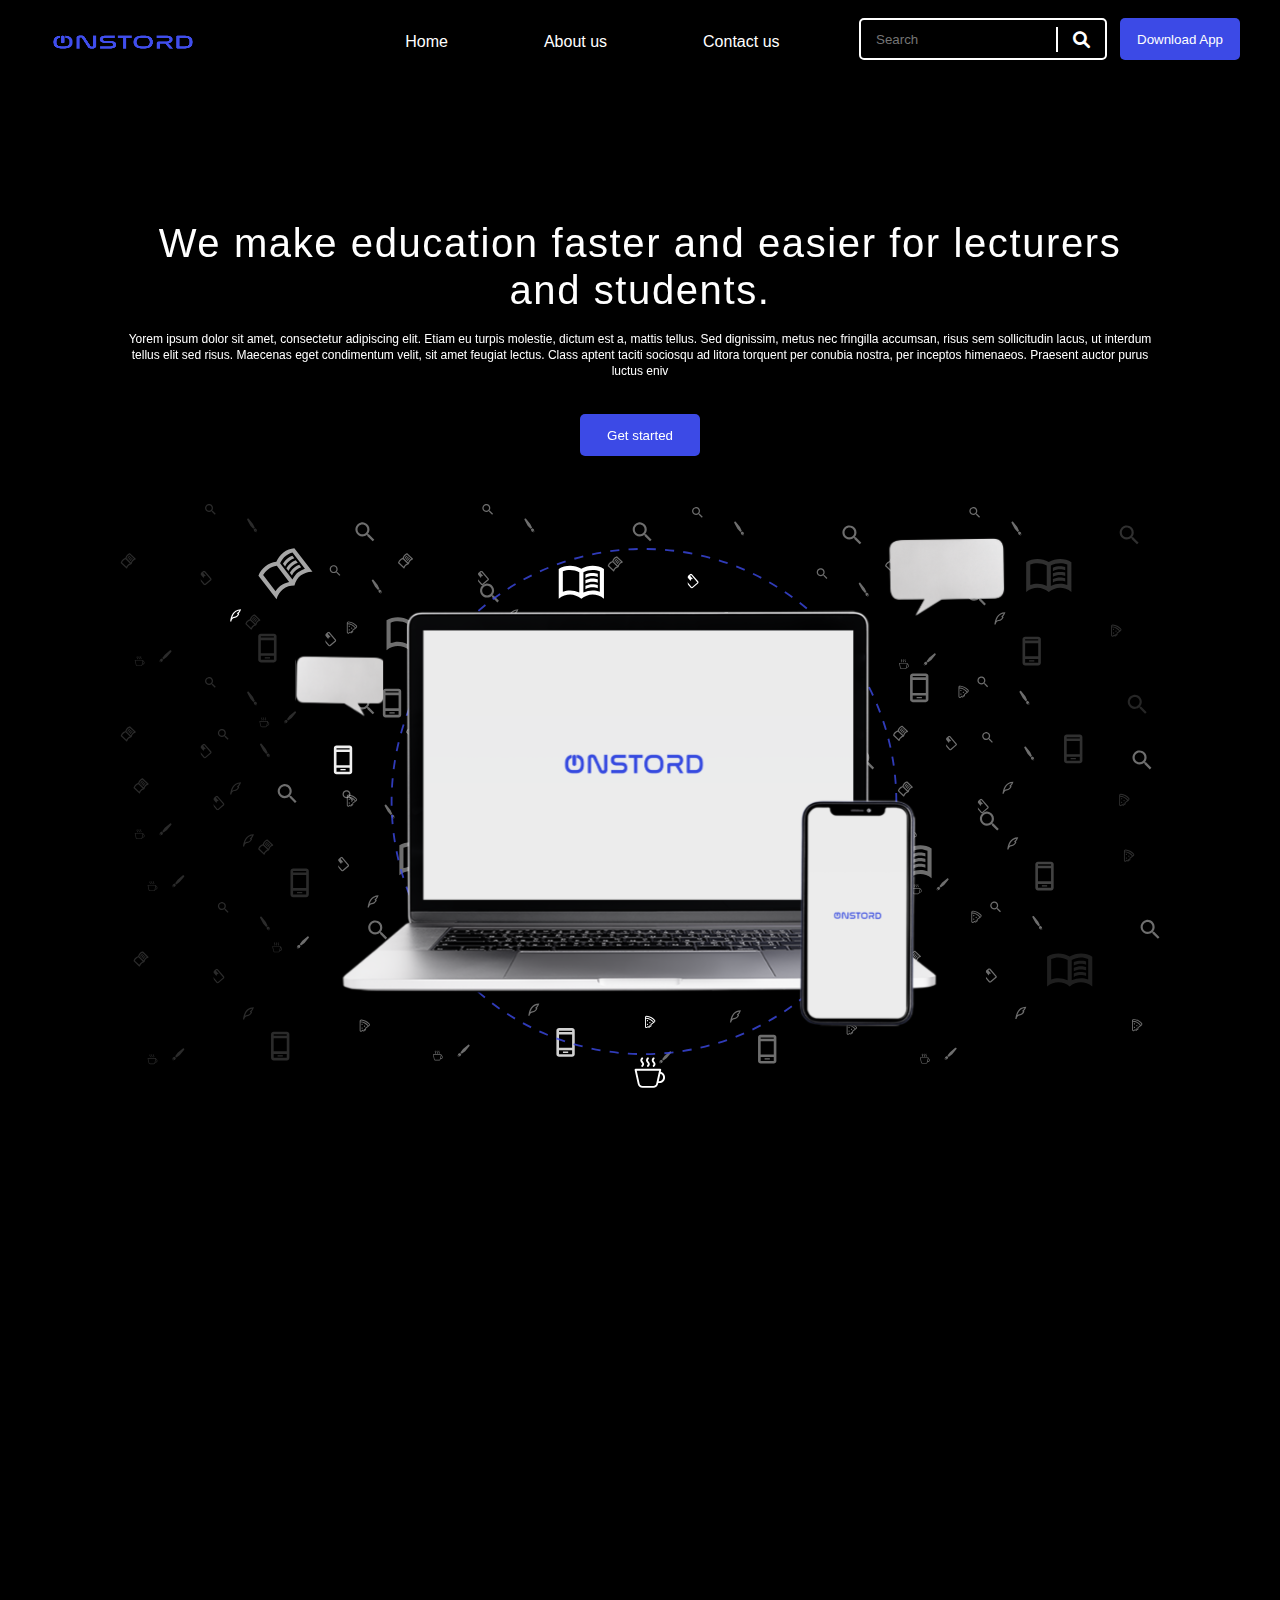
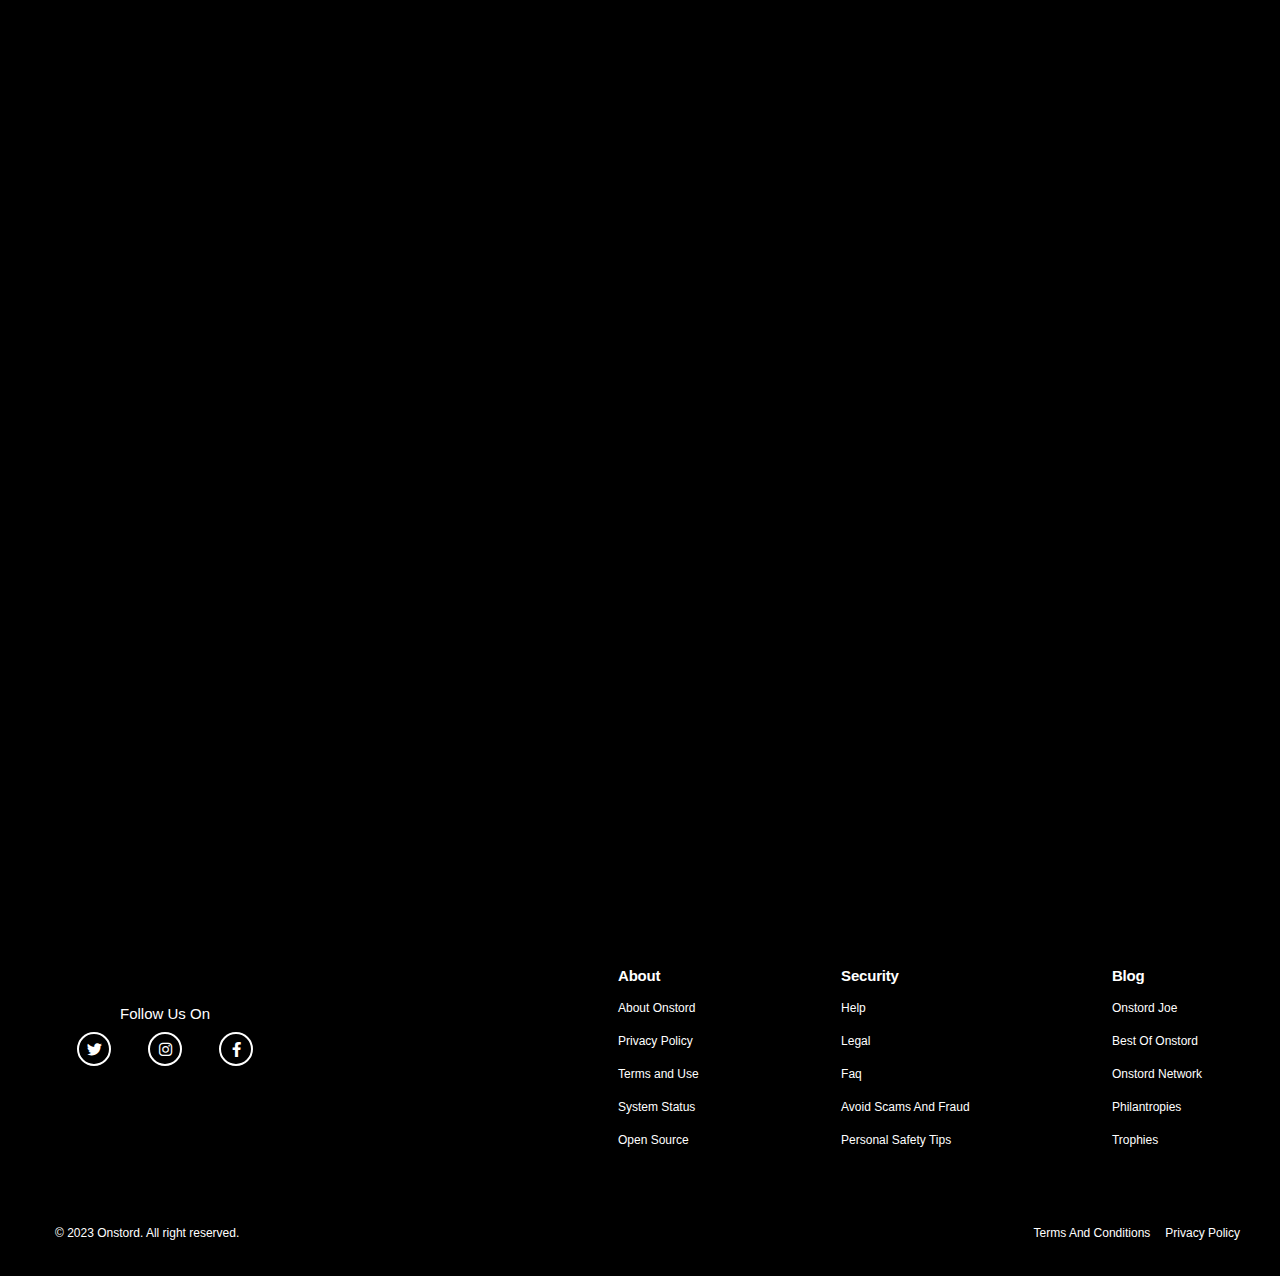
<file: index.html>
<!DOCTYPE html>
<html lang="en">
  <head>
    <meta charset="UTF-8" />
    <meta http-equiv="X-UA-Compatible" content="IE=edge" />
    <meta name="viewport" content="width=device-width, initial-scale=1.0" />
    <title>ONSTORD</title>
    <link rel="stylesheet" href="./bootstrap-5/css/bootstrap-grid.css" />
    <link rel="stylesheet" href="./fontawesome/css/all.css" />
    <link rel="stylesheet" href="default.css" />
    <link rel="stylesheet" href="main.css" />
    <link rel="stylesheet" href="mobile.css" />
  </head>
  <body>
    <!-- header starts here -->
    <header>
<div class="check">

</div>

      <nav class="mobileview">
        <div class="logo-actionbuttons">
          <div class="logomob">
            <img src="./resources/Onstordlogo1.png" alt="" />
          </div>
          <div class="hamburgermenu" onclick="Addclass()">
            <div class="menu"></div></div>
        </div>
        <div class="actionbuttons" onclick="Addclass()">
            <ul>
              <li>
                <a href="Home"></a>
                <span class="desktopitemlink">Home</span>
              </li>
              <li>
                <a href="Home"></a>
                <span class="desktopitemlink">About us</span>
              </li>
              <li>
                <a href="Home"></a>
                <span class="desktopitemlink">Contact us</span>
              </li>
              </ul>
          </div>
      </nav>

      <nav class="desktop">
        <div class="logo">
          <img src="./resources/Onstordlogo1a.png" alt="" />
        </div>
        <div class="desktopitem">
          <ul>
            <li>
              <a href="index.html"
              style="text-decoration: none">
                <span class="desktopitemlink">Home</span>
              </a>
            </li>
            <li>
              <a href="Home"></a>
              <span class="desktopitemlink"
              style="text-decoration: none">About us</span>
            </li>
            <li>
              <a href="Home"></a>
              <span class="desktopitemlink">Contact us</span>
            </li>
          </ul>
        </div>
        <div class="searchdownload">

            <div class="input-group mb-3">
              <input type="text" class="searchtext form-control" placeholder="Search" aria-label="Recipient's username" aria-describedby="basic-addon2">
              <span class="input-group-text searchicon" id="basic-addon2">
                <i class="fa-solid fa-magnifying-glass"></i>
              </span>
            </div>

          <button class="btn">Download App</button>
        </div>
      </nav>
    </header>
    <!-- header ends here -->

    <!-- hero session starts here -->
    <section class="hero every">
      <h4>We make education faster and easier for lecturers and students.</h4>
      <p>
        Yorem ipsum dolor sit amet, consectetur adipiscing elit. Etiam eu turpis
        molestie, dictum est a, mattis tellus. Sed dignissim, metus nec
        fringilla accumsan, risus sem sollicitudin lacus, ut interdum tellus
        elit sed risus. Maecenas eget condimentum velit, sit amet feugiat
        lectus. Class aptent taciti sociosqu ad litora torquent per conubia
        nostra, per inceptos himenaeos. Praesent auctor purus luctus eniv
      </p>
      <button class="btn">
        <a href="signup.html"
        style="color: white; text-decoration: none;" >
          Get started
        </a>
      </button>
      <div class="heroimg every">
        <img src="./resources/heroimg.svg" class="heroimgdesk" alt="" />
        <img src="./resources/heroimgmob.png" class="heroimgmob" alt="">
      </div>
    </section>
    <!-- hero session ends here -->

    <!-- Resources session starts here -->
    <section class="resources everyfoot">
      <h4>
        Creating a better environment to ease and speed up lecturers and student
        communication.
      </h4>

      <h5>Never been this easy</h5>
      <div class="resourcepairs">
        <div class="resourcepairs-info">
          <h3>
            Resources being made <br />
            Available.
          </h3>
          <p>
            Yorem ipsum dolor sit amet, consectetur adipiscing elit. Etiam eu
            turpis molestie, dictum est a, mattis tellus. Sed dignissim,
          </p>
        </div>
        <div class="resourcepairs-info">
          <h3>
            Resources being made <br />
            Available.
          </h3>
          <p>
            Yorem ipsum dolor sit amet, consectetur adipiscing elit. Etiam eu
            turpis molestie, dictum est a, mattis tellus. Sed dignissim,
          </p>
        </div>
        <div class="resourcepairs-info">
          <h3>
            Resources being made <br />
            Available.
          </h3>
          <p>
            Yorem ipsum dolor sit amet, consectetur adipiscing elit. Etiam eu
            turpis molestie, dictum est a, mattis tellus. Sed dignissim,
          </p>
        </div>
      </div>

      <h6>Click the button below to find out more about us.</h6>
      <button class="btn">More</button>
    </section>
    <!-- Resources session ends here -->

    <!-- Testimony section starts here -->
    <section class="ts every">
        <div class="ts-first">
            <h6>Testimonies</h6>
            <p>Yorem ipsum dolor sit amet, consectetur adipiscing elit. Etiam eu turpis molestie, dictum est a, mattis tellus. Sed dignissim, metus nec fringilla accumsan, risus sem sollicitudin lacus, ut interdum tellus 
            </p>
        </div>

        <div class="ts-slider-container">
            <div class="prev">
                <a class="prev dropdownarrow1" onclick="plusSlides(-1)"> <i class="fa-solid fa-chevron-left"></i> </a>
            </div>
            <div class="mySlides fade">
                <div class="footer-second-img-slider">
                        <div class="imgts-img">
                            <img src="./resources/girly1.svg" alt="">
                        </div>
                        <div class="imgts-statement">
                            <p>Yorem ipsum dolor sit amet, consectetur adipiscing elit. Etiam eu turpis molestie, dictum est a, mattis tellus. Sed dignissim, metus nec fringilla accumsan, risus sem sollicitudin lacus, ut interdum tellus elit sed risus. Maecenas eget ad litora to
                            </p>

                            <h6>Joanna Michaels</h6>
                        </div>
                </div>
            </div>
            <div class="mySlides fade">
                <div class="footer-second-img-slider">
                        <div class="imgts-img">
                            <img src="./resources/Onstordlogo2.png" alt="">
                        </div>
                        <div class="imgts-statement">
                            <p>Yorem ipsum dolor sit amet, consectetur adipiscing elit. Etiam eu turpis molestie, dictum est a, mattis tellus. Sed dignissim, metus nec fringilla accumsan, risus sem sollicitudin lacus, ut interdum tellus elit sed risus. Maecenas eget ad litora to
                            </p>

                            <h6>Joanna Michaels</h6>
                        </div>
                </div>
            </div>

            <div class="next">
                <a class="next dropdownarrow1" onclick="plusSlides(1)"> <i class="fa-solid fa-chevron-right"></i> </a>
            </div>
        </div>
    </section>
    <!-- Testimony section ends here -->

    <!-- performance mockup starts here -->
    <section class="pm every">
      <div class="ps">
        <h3>Perform More Functions With Onstord App.</h3>
        <div class="psapps">
          <div class="appstores">
            <div class="appicon">
              <i class="fa-brands fa-app-store-ios"></i>
            </div>
            <div class="appinfo">
              <p>Download On The</p>
              <h6>App Store</h6>
            </div>
          </div>
          <div class="appstores">
            <div class="appicon">
              <i class="fa-brands fa-google-play"></i>
            </div>
            <div class="appinfo">
              <p>Get It On</p>
              <h6>Google Play</h6>
            </div>
          </div>
        </div>
      </div>
      <div class="pmm">
        <img src="./resources/MockUp4.png" alt="" />
      </div>
    </section>
    <!-- performance mockup ends here -->

    <!-- Journey session starts here -->
    <section class="journey every">
      <h3>Begin Your Journey With Onstord Today</h3>
      <h6>We’re Always At Your Service</h6>
      <div class="jb">
        <button class="btn">
          <a href="signup.html"
          style="color: white; text-decoration: none;"> Get Started</a>
        </button>
        <button class="btn2">Download App</button>
      </div>
    </section>

    <!-- Journey session ends here -->

    <!-- footer session starts here -->
    <footer class="">
      <div class="footer_final">
        <div class="ff1">
          <h6>Follow Us On</h6>
          <div class="footer_icons-holder">
            <span class="footer-icons">
              <a href="https://www.twitter.com/samoge_visuals" target="blank">
                <i class="fa-brands fa-twitter"></i>
              </a>
            </span>

            <span class="footer-icons">
              <a href="https://www.linkedin.com/in/samoge" target="blank">
                <i class="fa-brands fa-instagram"></i>
              </a>
            </span>

            <span class="footer-icons">
              <a href="https://www.twitter.com/samoge_visuals" target="blank">
                <i class="fa-brands fa-facebook-f"></i>
              </a>
            </span>
          </div>
        </div>

        <div class="logo2">
          <img src="./resources/Onstordlogo1a.png" alt="">
        </div>

        <div class="footer_final-catalog">
          <div class="catalog">
            <h6>About</h6>
            <p>About Onstord</p>
            <p>Privacy Policy</p>
            <p>Terms and Use</p>
            <p>System Status</p>
            <p>Open Source</p>
          </div>
          <div class="catalog">
            <h6>Security</h6>
            <p>Help</p>
            <p>Legal</p>
            <p>Faq</p>
            <p>Avoid Scams And Fraud</p>
            <p>Personal Safety Tips</p>
          </div>
          <div class="catalog">
            <h6>Blog</h6>
            <p>Onstord Joe</p>
            <p>Best Of Onstord</p>
            <p>Onstord Network</p>
            <p>Philantropies</p>
            <p>Trophies</p>
          </div>
        </div>
      </div>

      <div class="copyritepol">
        <div class="copyright">
          <p>© 2023 Onstord. All right reserved.</p>
        </div>
        <div class="copypol">
          <ul>
            <li>Terms And Conditions</li>
            <li>Privacy Policy</li>
          </ul>
        </div>
      </div>
    </footer>

    <!-- footer session ends here -->
    <!-- hero session starts here -->
    <!-- hero session ends here -->
    <!-- hero session starts here -->
    <!-- hero session ends here -->

    <script src="scrollreveal.js"></script>
    <script src="main.js"></script>
  </body>
</html>
</file>
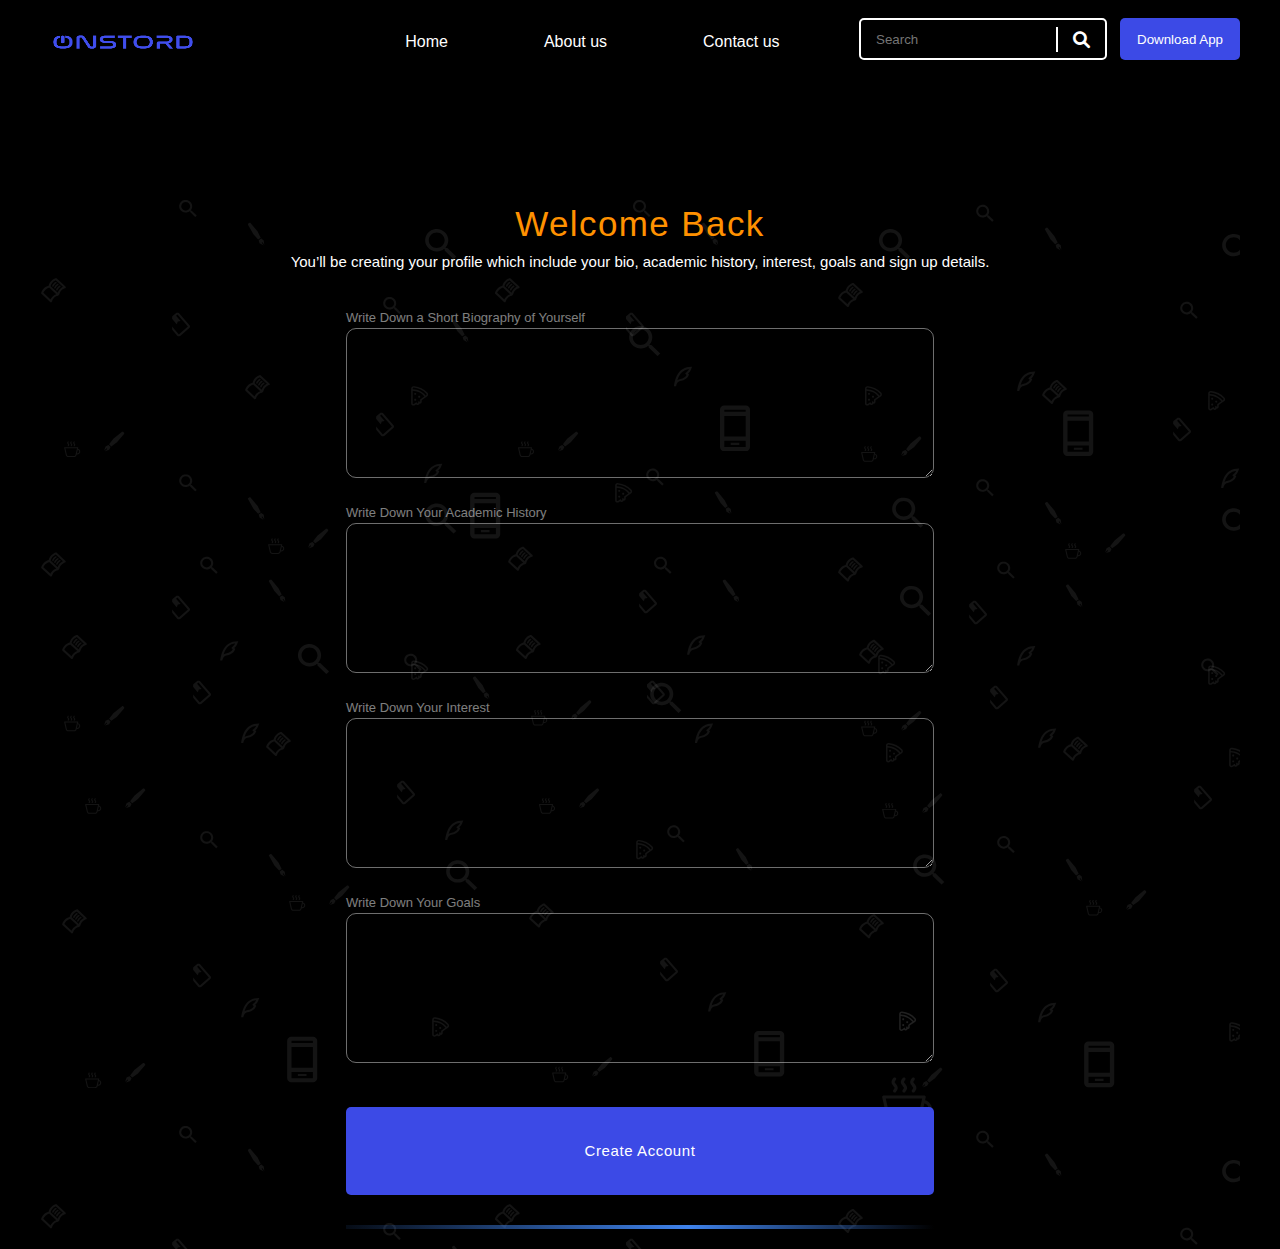
<file: academicdetails.html>
<!DOCTYPE html>
<html lang="en">
<head>
    <meta charset="UTF-8">
    <meta http-equiv="X-UA-Compatible" content="IE=edge">
    <meta name="viewport" content="width=device-width, initial-scale=1.0">
    <title>Onstord | AcademicDetails</title>
    <link rel="stylesheet" href="./bootstrap-5/css/bootstrap-grid.css" />
    <link rel="stylesheet" href="./fontawesome/css/all.css" />
    <link rel="stylesheet" href="default.css" />
    <link rel="stylesheet" href="main.css" />
    <link rel="stylesheet" href="mobile.css" />
</head>
<body>

    <!-- header starts here -->
    <header>
        <div class="check"></div>
  
        <nav class="mobileview">
          <div class="logo-actionbuttons">
            <div class="logomob">
              <img src="./resources/Onstordlogo1.png" alt="" />
            </div>
            <div class="hamburgermenu" onclick="Addclass()">
              <div class="menu"></div>
            </div>
          </div>
          <div class="actionbuttons" onclick="Addclass()">
            <ul>
              <li>
                <a
                  href="index.html"
                  class="desktopitemlink"
                  style="text-decoration: none"
                  >Home
                  </a>
              </li>
              <li>
                <a
                  href="servicepage.html"
                  class="desktopitemlink"
                  style="text-decoration: none"
                  >About us</a
                >
              </li>
              <li>
                <a
                  href="gallerypage.html"
                  class="desktopitemlink"
                  style="text-decoration: none"
                >
                  <span class="thegallery">Contact us</span>
                </a>
              </li>
            </ul>
  
  
          </div>
        </nav>
  
        <nav class="desktop">
          <div class="logo">
            <img src="./resources/Onstordlogo1a.png" alt="" />
          </div>
          <div class="desktopitem">
            <ul>
              <li>
                <a href="index.html"
                style="text-decoration: none">
                  <span class="desktopitemlink">Home</span>
                </a>
              </li>
              <li>
                <a href="Home"
                style="text-decoration:none">
  
                  <span class="desktopitemlink">About us</span>
                </a>
              </li>
              <li>
                <a href="Home"></a>
                <span class="desktopitemlink">Contact us</span>
              </li>
            </ul>
          </div>
          <div class="searchdownload">
            <div class="input-group mb-3">
              <input
                type="text"
                class="searchtext form-control"
                placeholder="Search"
                aria-label="Recipient's username"
                aria-describedby="basic-addon2"
              />
              <span class="input-group-text searchicon" id="basic-addon2">
                <i class="fa-solid fa-magnifying-glass"></i>
              </span>
            </div>
  
            <button class="btn">Download App</button>
          </div>
        </nav>
      </header>
      <!-- header ends here -->

       <!-- welcomeform starts here -->
    <section class="welcome">
        <h3>Welcome Back</h3>
        <p>You’ll be creating your profile which include your bio, academic history, interest, goals and sign up details.</p>
  
  <div class="inputs">
    <div class="welcomeinputnames">
      <p>Write Down a Short Biography of Yourself</p>
<textarea name="" id="" cols="30" rows="10"></textarea>
    </div>
    <div class="welcomeinputnames">
      <p>Write Down Your Academic History</p>
<textarea name="" id="" cols="30" rows="10"></textarea>
    </div>
    <div class="welcomeinputnames">
      <p>Write Down Your Interest</p>
<textarea name="" id="" cols="30" rows="10"></textarea>
    </div>
    <div class="welcomeinputnames">
      <p>Write Down Your Goals</p>
<textarea name="" id="" cols="30" rows="10"></textarea>
    </div>
    

  
    <button type="submit">Create Account</button>
  
   <div class="dashline"></div>
    
  </div>
  
      </section>
  
      <!-- welcomeform ends here -->
      <script src="scrollreveal.js"></script>
      <script src="main.js"></script> 
</body>
</html>
</file>
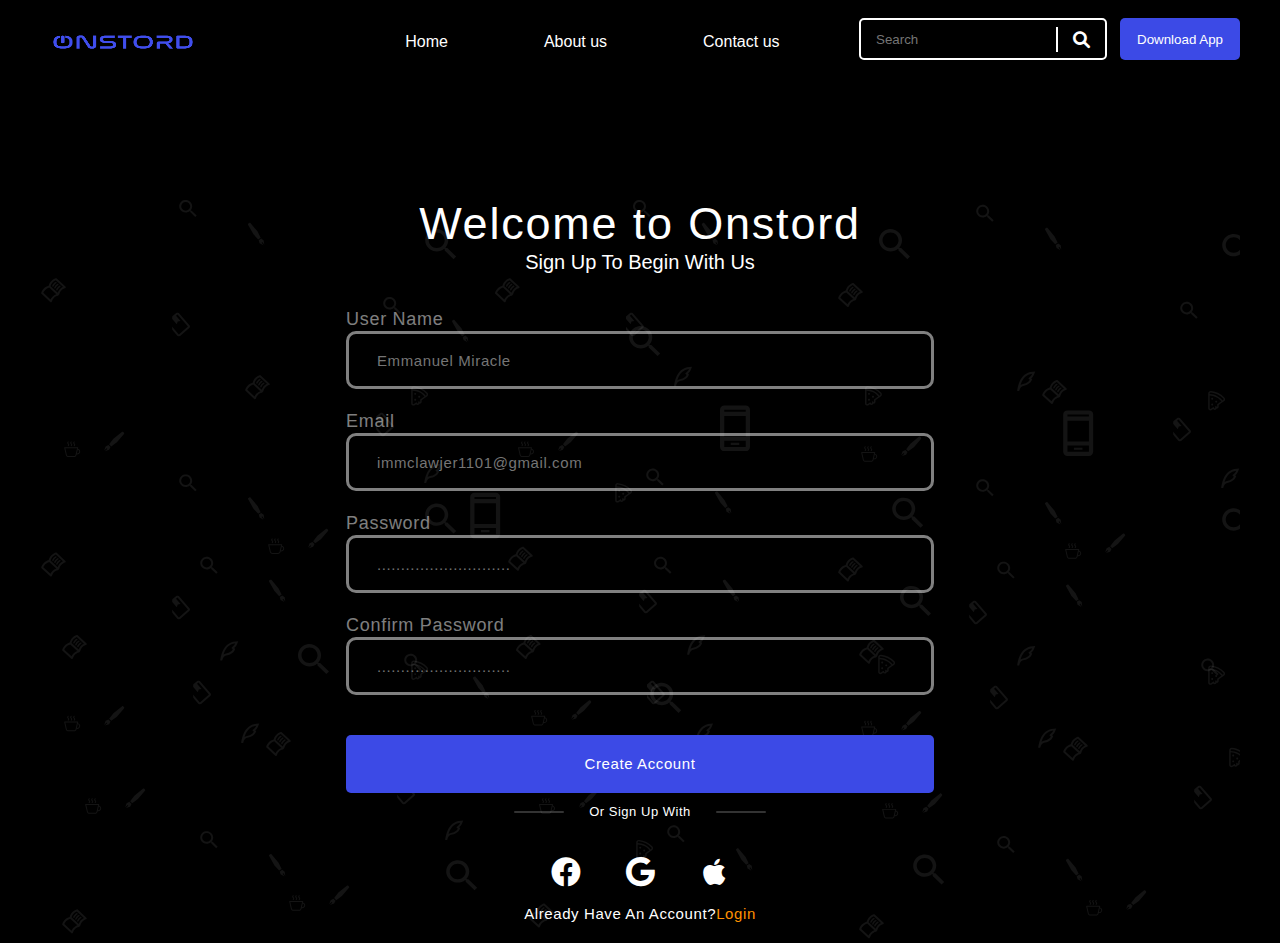
<file: signup.html>
<!DOCTYPE html>
<html lang="en">
  <head>
    <meta charset="UTF-8" />
    <meta http-equiv="X-UA-Compatible" content="IE=edge" />
    <meta name="viewport" content="width=device-width, initial-scale=1.0" />
    <title>Onstord | Signup</title>
    <link rel="stylesheet" href="./bootstrap-5/css/bootstrap-grid.css" />
    <link rel="stylesheet" href="./fontawesome/css/all.css" />
    <link rel="stylesheet" href="default.css" />
    <link rel="stylesheet" href="main.css" />
    <link rel="stylesheet" href="mobile.css" />
  </head>
  <body>
    <!-- header starts here -->
    <header>
      <div class="check"></div>

      <nav class="mobileview">
        <div class="logo-actionbuttons">
          <div class="logomob">
            <img src="./resources/Onstordlogo1.png" alt="" />
          </div>
          <div class="hamburgermenu" onclick="Addclass()">
            <div class="menu"></div>
          </div>
        </div>
        <div class="actionbuttons" onclick="Addclass()">
          <ul>
            <li>
              <a
                href="index.html"
                class="desktopitemlink"
                style="text-decoration: none"
                >Home
                </a>
            </li>
            <li>
              <a
                href="servicepage.html"
                class="desktopitemlink"
                style="text-decoration: none"
                >About us</a
              >
            </li>
            <li>
              <a
                href="gallerypage.html"
                class="desktopitemlink"
                style="text-decoration: none"
              >
                <span class="thegallery">Contact us</span>
              </a>
            </li>
          </ul>


        </div>
      </nav>

      <nav class="desktop">
        <div class="logo">
          <img src="./resources/Onstordlogo1a.png" alt="" />
        </div>
        <div class="desktopitem">
          <ul>
            <li>
              <a href="index.html"
              style="text-decoration: none">
                <span class="desktopitemlink">Home</span>
              </a>
            </li>
            <li>
              <a href="Home"
              style="text-decoration:none">

                <span class="desktopitemlink">About us</span>
              </a>
            </li>
            <li>
              <a href="Home"></a>
              <span class="desktopitemlink">Contact us</span>
            </li>
          </ul>
        </div>
        <div class="searchdownload">
          <div class="input-group mb-3">
            <input
              type="text"
              class="searchtext form-control"
              placeholder="Search"
              aria-label="Recipient's username"
              aria-describedby="basic-addon2"
            />
            <span class="input-group-text searchicon" id="basic-addon2">
              <i class="fa-solid fa-magnifying-glass"></i>
            </span>
          </div>

          <button class="btn">Download App</button>
        </div>
      </nav>
    </header>
    <!-- header ends here -->

    <!-- signupform starts here -->
    <section class="signupform">
      <h3>Welcome to Onstord</h3>
      <p>Sign Up To Begin With Us</p>

<div class="inputs">
  <div class="inputnames">
    <p>User Name</p>
    <input type="text" name="" id="" placeholder="Emmanuel Miracle">
  </div>
  <div class="inputnames">
    <p>Email</p>
    <input type="text" name="" id="" placeholder="immclawjer1101@gmail.com">
  </div>
  <div class="inputnames">
    <p>Password</p>
    <input type="text" name="" id="" placeholder="............................">
  </div>
  <div class="inputnames">
    <p>Confirm Password</p>
    <input type="text" name="" id="" placeholder="............................">
  </div>

  <button type="submit">Create Account</button>

  <div class="signupwith">
    <div class="lines"></div>
    <p>Or Sign Up With</p>
    <div class="lines"></div>
  </div>

  <div class="socialmedia">
    <span class="signup-icons">
      <a href="https://www.twitter.com/samoge_visuals" target="blank">
        <i class="fa-brands fa-facebook"></i>
      </a>
    </span>

    <span class="signup-icons">
      <a href="https://www.twitter.com/samoge_visuals" target="blank">
        <i class="fa-brands fa-google"></i>
      </a>
    </span>

    <span class="signup-icons">
      <a href="https://www.twitter.com/samoge_visuals" target="blank">
        <i class="fa-brands fa-apple"></i>
      </a>
    </span>
  </div>
  <div class="alreadylogin">
    <p>Already Have An Account? <br/>
      <a href="
      academicdetails.html"
      style="text-decoration: none">
      <span class="login">Login</span> 
    </a>
    </p>
  </div>
  
</div>

    </section>

    <!-- signupform ends here -->
    <script src="scrollreveal.js"></script>
    <script src="main.js"></script>
  </body>
</html>
</file>
<file: default.css>
:root {
    --c1: #450d6b;
    --c2: #340355;
    --main-color: #450d6b;
    --main-color-yellow: rgba(255, 145, 0, 1);
    ;
    --main-color-blue: rgba(60, 74, 230, 1);
    ;
    --main-color-back: rgba(229, 191, 246, 0.2);
    --text-color: #777;
    --gray-color: rgba(119, 119, 119, 0.2);
    --light-text-color: rgba(119, 119, 119, 0.1);
    --white-color: #fff;
    --black-color: #000;
    --gradient: linear-gradient(to right, rgba(155, 118, 149, 0.8), rgba(208, 159, 241, 0.3));
    --main-gradient: linear-gradient(to right, rgba(248, 244, 248,5), rgba(92, 39, 128, 0.8));
    --gray-gradient: linear-gradient(to right, rgba(255, 255, 255, 0.9), rgba(226, 140, 248, 0.4));
 --blues: linear-gradient(90deg, rgba(63, 130, 235, 0) -5.75%, #3F82EB 58.14%, rgba(63, 130, 235, 0) 100%);
}

/* animations */
@keyframes ripple {
    0% {
        box-shadow: 0 0 0 0 #450d6b, 0 0 0 0 #450d6b;
    }

    80% {
        box-shadow: 0 0 0 20px rgba(0, 0, 0, 0), 0 0 0 40px rgba(0, 0, 0, 0);
    }

    100% {
        box-shadow: 0 0 0 20 #450d6b, 0 0 0 40 #450d6b;
    }
}

@keyframes bouncingbutton {
 0%{
    transform: translateY(0);
 } 
 
 100%{
    transform: translateY(-10px);
 }
}
</file>
<file: main.css>
* {
  margin: 0;
  padding: 0;
  box-sizing: border-box;
  scroll-behavior: smooth;
}

@font-face {
  font-family: "custom-inter";
  src: url("./font/Inter/Inter-VariableFont_slnt\,wght.ttf") format("truetype");
}
html {
  scroll-behavior: smooth;
}

body {
  /* font-family: 'Lato', sans-serif; */
  background: var(--black-color);
  /* background: white; */
  /* height: 1500px; */
  font-family: "DM Sans";
  font-family: "custom-Lato", sans-serif;
  padding: 0 40px;
}

/* reusables starts here */
img {
  height: 100%;
  width: 100%;
}

.btn {
  height: 42px;
  width: 120px;
  border-radius: 5px;
  background: var(--main-color-blue);
  border: none;
  color: var(--white-color);
}

.btn:hover {
  cursor: pointer;
}

.btn2 {
  height: 42px;
  width: 120px;
  border-radius: 5px;
  background: none;
  border: 2px solid var(--main-color-blue);
  color: var(--white-color);
}

.btn2:hover {
  cursor: pointer;
  background: var(--main-color-blue);
}

/* reusables ends here */
/* header starts here */

/* desktop starts here*/
.mobileview {
  display: none;
}

.desktop {
  transform: translateY(-58px);
  height: auto;
  width: 100%;
  border-radius: 0px;
  /* border: 2px solid orange; */
  display: flex;
  justify-content: space-between;
  align-items: center;
}

.logo {
  transform: translateX(-60px);
  left: 5px;
  width: 300px;
  height: 200px;
  /* border: 2px solid white; */
  display: flex;

  /* border-radius: 0px; */
}

.desktopitem {
  /* border: 2px solid green; */
  width: 560px;
  /* margin: 0 71px; */
  display: flex;
  justify-content: space-evenly;
  align-items: center;
}

.desktopitem ul {
  /* text-decoration: none; */
  display: flex;
  align-items: center;
  justify-content: space-between;
  list-style: none;

  padding: 3px 0;
}

.desktopitem li {
  margin: 0 40px;
  padding: 4px 8px;
  /* border: 2px solid white; */
  display: block;
}

.desktopitem li:hover {
  cursor: pointer;
  color: var(--main-color-yellow);
}

.desktopitemlink {
  color: var(--white-color);
}

.desktopitemlink:hover {
  color: var(--main-color-yellow);
}

.searchdownload {
  /* border: 2px solid orange; */
  padding: 20px 0 10px 0;
  width: 400px;
  /* height: 90px; */
  display: flex;
  justify-content: space-between;
  /* align-items: center; */
}

.input-group {
  width: 65%;
  border: 2px solid white;
  height: 42px;
  /* width: 100%; */
  background: none;
  border-radius: 5px;
  color: white;
  font-size: 15px;
  display: flex;
  align-items: center;
}
.searchtext {
  width: 80%;
  height: 100%;
  border: none;
  background: none;
  /* border: none; */
  padding: 0 15px;
}

.input-group input:focus{
  outline: none;
  color: var(--white-color);
}

.searchtext input:focus {
  border: 2px solid white;
  background: none;
  text-decoration: none;
  outline: none;
}

.searchicon {
  border-left: 2px solid var(--white-color);
  width: 20%;
  height: 25px;
  display: flex;
  justify-content: center;
  align-items: center;
  font-size: 17px;
}

.searchicon:hover {
  cursor: pointer;
}

.download:hover {
  cursor: pointer;
}

/* desktop ends here */

/* header ends here */

/* hero section starts here */
.hero {
  /* border: 2px solid white; */
  padding: 20px 80px;
  display: flex;
  flex-direction: column;
  align-items: center;
}

.hero h4 {
  color: var(--white-color);
  text-align: center;
  font-size: 40px;
  font-weight: 450;
  line-height: 47px;
  letter-spacing: 0.04em;
  text-align: center;
}

.hero p {
  color: rgba(255, 255, 255, 1);
  font-size: 12px;
  font-weight: 200;
  line-height: 16px;
  letter-spacing: 0em;
  text-align: center;
  margin-top: 17px;
}

.hero .btn {
  margin-top: 35px;
}

.heroimg {
  /* border: 2px solid white; */
  margin-top: 48px;
  height: auto;
  width: 100%;
  border-radius: 0px;
}

.heroimgmob {
  display: none;
}

.heroimg2 {
  display: none;
  width: 150px;
  height: 150px;
  right: 0;
}
/* hero section ends here */

/* Resources section starts here */
.resources {
  /* border: 2px solid white; */
  width: 100%;
  height: auto;
  display: flex;
  flex-direction: column;
  justify-content: center;
  align-items: center;
  padding: 20px 0;
}

.resources h4 {
  color: var(--white-color);
  text-align: center;
  font-size: 30px;
  font-weight: 400;
  line-height: 35px;
  letter-spacing: 0.04em;
  text-align: center;
}

.resources h5 {
  color: rgba(255, 255, 255, 1);
  font-size: 20px;
  font-weight: 100;
  line-height: 28px;
  letter-spacing: 0.015em;

  text-align: center;
  margin-top: 35px;
}

.resources h6 {
  color: rgba(255, 255, 255, 1);
  font-size: 15px;
  font-weight: 200;
  line-height: 16px;
  letter-spacing: 0em;
  text-align: center;
  margin: 30px 0;
}

.resourcepairs {
  /* border: 2px solid orange; */
  display: flex;
  width: 100%;
  justify-content: space-between;
  align-items: center;
  margin-top: 60px;
}

.resourcepairs-info {
  background: rgba(35, 35, 80, 0.39);
  border-left: 5px solid var(--main-color-yellow);
  height: auto;
  width: 300px;
  padding: 40px 15px;
  border-radius: 0 5px 5px 0;
}

.resourcepairs-info h3 {
  color: var(--white-color);
  font-size: 20px;
  font-weight: 200;
  line-height: 22px;
  letter-spacing: 0em;
  text-align: left;
}

.resourcepairs-info p {
  font-size: 10px;
  font-weight: 150;
  line-height: 15px;
  letter-spacing: 0em;
  text-align: left;
  color: rgba(255, 255, 255, 1);
  margin-top: 17px;
}

/* Resources section ends here */

/* Testimonies section starts here */
.ts {
  /* border: 2px solid white; */
  padding: 30px 0;
}

.ts-first {
  /* border: 2px solid orange; */
  padding: 0 40px 20px 40px;
}

.ts-first h6 {
  font-size: 22px;
  font-weight: 150;
  line-height: 45px;
  letter-spacing: 0em;
  text-align: center;
  color: var(--main-color-yellow);
}

.ts-first p {
  font-size: 13px;
  font-weight: 300;
  line-height: 18px;
  letter-spacing: 0em;
  text-align: center;
  color: var(--white-color);
}

/* slider starts here */

.ts-slider-container {
  /* border: 2px solid green; */
  width: 100%;
  display: flex;
  justify-content: space-evenly;
  align-items: center;
  /* position: relative; */
  border-radius: 5px;
  margin-top: 20px;
}

.footer-second-img-slider {
  /* border: 2px solid tomato; */

  display: flex;
  justify-content: space-between;
  padding: 23px 0;
  /* width: 0 auto; */
  overflow: hidden;
  width: auto;
  padding: 0 80px;
  /* height: 450px; */
  /* flex-wrap: wrap; */
}

.footer-second-img-slider img {
  margin-right: 10px;
}

.mySlides {
  display: none;
}

.imgts-img {
  /* border: 2px solid white; */
  height: auto;
  width: 40%;
  display: flex;
  /* justify-content: center; */
  align-items: center;
  padding: 10px;
}

.imgts-statement {
  /* border: 2px solid blue; */
  margin-left: 20px;
  display: flex;
  flex-direction: column;
  justify-content: center;
  /* background: rgba(6, 9, 45, 0.74); */
  padding: 20px;
  border-radius: 5px;
}

.imgts-statement p {
  color: var(--white-color);
  font-size: 12px;
  font-weight: 150;
  line-height: 20px;
  letter-spacing: 0em;
  text-align: left;
}

.imgts-statement h6 {
  color: var(--main-color-yellow);
  font-size: 17px;
  font-weight: 200;
  line-height: 30px;
  letter-spacing: 0em;
  text-align: right;
  margin-top: 10px;
}

.nextprev {
  /* border: 2px solid blue; */
  padding: 10px;
  display: flex;
}
/* next & prev buttons starts here*/
.prev,
.next {
  /* border: 2px solid blue; */
  cursor: pointer;
  font-weight: bold;
  font-size: 1.25rem;
  transition: 0.6s ease;
  user-select: none;
}

/* postion the "next button" to the right */
.dropdownarrow1 {
  height: 40px;
  width: 40px;
  font-size: 30px;
  display: flex;
  justify-content: center;
  align-items: center;
  /* border: 2px solid rgba(160, 96, 86, 1); */
  /* margin-left: 50px; */
  color: var(--main-color-yellow);
}

.next {
  right: 0;
  border-radius: 50%;
}

.prev {
  left: 0px;
  /* right: 70px; */
  border-radius: 50%;
}

.prev:hover,
.next:hover {
  background-color: var(--white-color);
  font-size: 25px;
}

/* fading animation */
.fade {
  animation-name: fade;
  animation-duration: 1.5s;
}

@keyframes fade {
  from {
    opacity: 0.4;
  }
  to {
    opacity: 1;
  }
}

/* slider ends here */

/* Testimonies section ends here */

/* Performance section starts here */
.pm {
  /* border: 2px solid white; */
  background: rgba(35, 35, 80, 0.39);
  width: 100%;
  height: 210px;
  display: flex;
  justify-content: space-evenly;
  align-items: center;
  padding: 10px 30px;
  margin: 40px 0 20px 0;
}

.ps {
  width: 60%;
  /* border: 2px solid orange; */
}

.ps h3 {
  font-size: 35px;
  font-weight: 250;
  line-height: 44px;
  letter-spacing: 0.015em;
  color: var(--white-color);
}

.psapps {
  /* border: 2px solid white; */
  padding: 20px 10px;
  display: flex;
  /* justify-content: space-between; */
  align-items: center;
}

.appstores {
  /* border: 2px solid yellow; */
  display: flex;
  justify-content: center;
  align-items: center;
  margin-right: 50px;
}

.appstores:hover {
  cursor: pointer;
}

.appicon {
  /* border: 2px solid white; */
  width: 40px;
  height: 40px;
  color: white;
  display: flex;
  justify-content: center;
  align-items: center;
  font-size: 30px;
}

.appinfo {
  /* border: 2px solid red; */
  padding: 0 10px;
}

.appinfo p {
  font-size: 12px;
  font-weight: 100;
  line-height: 23px;
  letter-spacing: 0em;
  text-align: left;
  color: var(--white-color);
}
.appinfo h6 {
  font-size: 20px;
  font-weight: 300;
  line-height: 23px;
  letter-spacing: 0em;
  text-align: left;
  color: var(--white-color);
}

.pmm {
  /* transform: translateX(-40px); */
  /* z-index: 10; */
  /* height: 80%; */
  width: 50%;
  /* border: 2px solid green; */
}

/* Performance section ends here */

/* Journey section starts here */
.journey {
  /* border: 2px solid white; */
  /* width: 60%; */
  display: flex;
  flex-direction: column;
  justify-content: center;
  align-items: center;
  padding: 40px 0 80px 0;
}

.journey h3 {
  font-size: 22px;
  font-weight: 200;
  line-height: 34px;
  letter-spacing: 0em;
  color: var(--white-color);
  text-align: center;
}

.journey h6 {
  font-size: 12px;
  font-weight: 150;
  line-height: 30px;
  letter-spacing: 0.06em;
  color: var(--white-color);
  margin: 5px 0 20px 0;
  text-align: center;
}

.journey .btn2 {
  margin-left: 5px;
}

/* Journey section ends here */

/* signupform starts here */
.signupform {
  width: 100%;
  /* border: 2px solid white; */
  background: url(./resources/signupicons.svg);
  display: flex;
  flex-direction: column;
  justify-content: center;
  align-items: center;
}

.signupform h3 {
  font-size: 45px;
  font-weight: 300;
  line-height: 47px;
  letter-spacing: 0.04em;
  text-align: center;
  color: var(--white-color);
}

.signupform p {
  font-size: 20px;
  font-weight: 200;
  line-height: 30px;
  letter-spacing: 0em;
  text-align: center;
  color: var(--white-color);
}
.welcome {
  width: 100%;
  background: url(./resources/signupicons.svg);
  display: flex;
  flex-direction: column;
  justify-content: center;
  align-items: center;
}

.welcome h3 {
  font-size: 35px;
  font-weight: 300;
  line-height: 47px;
  letter-spacing: 0.04em;
  text-align: center;
  color: var(--main-color-yellow);
}

.welcome p {
  font-size: 15px;
  font-weight: 200;
  line-height: 30px;
  letter-spacing: 0em;
  text-align: center;
  color: var(--white-color);
}

.inputs {
  display: flex;
  flex-direction: column;
  justify-content: center;
  align-items: center;
  width: 70%;
  padding: 20px 0;
}

.inputnames {
  align-items: left;
  padding: 10px 0;
  width: 70%;
}

.inputnames p:hover{
  cursor: pointer;
  color: var(--white-color);
}

.inputnames p{
font-size: 18px;
font-weight: 200;
line-height: 24px;
letter-spacing: 0.04em;
text-align: left;
color: rgba(255, 255, 255, 0.5);

}
.welcomeinputnames {
  align-items: left;
  padding: 10px 0;
  width: 70%;
}

.welcomeinputnames p:hover{
  cursor: pointer;
  color: var(--white-color);
}

.welcomeinputnames p{
  font-size: 13px;
  font-weight: 100;
  line-height: 21px;
  letter-spacing: 0em;  
text-align: left;
color: rgba(255, 255, 255, 0.5);

}

.signupform input {
  height: 58px;
  width: 100%;
  left: 544px;
  top: 421px;
  border-radius: 10px;
  border: 3px solid rgba(255, 255, 255, 0.5);
  background: none;
font-size: 15px;
font-weight: 200;
line-height: 24px;
letter-spacing: 0.04em;
text-align: left;
padding-left: 28px;
}

.welcomeinputnames textarea {
  height: 150px;
  width: 100%;
  left: 544px;
  top: 421px;
  border-radius: 10px;
  background: none;
font-size: 15px;
font-weight: 200;
line-height: 24px;
letter-spacing: 0.04em;
text-align: left;
padding-left: 28px;
color: var(--white-color);
border: 1px solid rgba(255, 255, 255, 0.43)
}

.signupform input:hover{
  cursor: pointer;
  color: var(--white-color);
  border: 3px solid var(--white-color);
  font-size: 17px;
}

.signupform input:focus{
  outline: none;
}
.welcomeinputnames textarea:hover{
  cursor: pointer;
  color: var(--white-color);
  border: 3px solid var(--white-color);
  font-size: 17px;
}

.welcomeinputnames textarea:focus{
  outline: none;
}

.inputs button{
  height: 58px;
  width: 70%;
  left: 544px;
  top: 421px;
  border-radius: 5px;
  border: none;
  background: var(--main-color-blue);
font-size: 15px;
font-weight: 200;
line-height: 24px;
letter-spacing: 0.04em;
text-align: center;
margin-top: 30px;
color: var(--white-color);
}

.inputs button:hover{
  cursor: pointer;
  font-size: 16px;
}
.welcome button{
  height: 88px;
  width: 70%;
  left: 544px;
  top: 421px;
  border-radius: 5px;
  border: none;
  background: var(--main-color-blue);
font-size: 15px;
font-weight: 200;
line-height: 24px;
letter-spacing: 0.04em;
text-align: center;
margin-top: 30px;
color: var(--white-color);
}

.welcome button:hover{
  cursor: pointer;
  font-size: 16px;
}

.signupwith{
  /* border: 2px solid rgba(255, 255, 255, 0.787); */
  display: flex;
  justify-content: space-between;
  align-items: center;
  margin: 10px 0 30px 0;
  width: 30%;
}

.signupwith p{
font-size: 13px;
font-weight: 200;
line-height: 18px;
letter-spacing: 0.04em;
text-align: center;

}

.lines{
  /* border: 2px solid rgba(255, 255, 255, 0.2); */
  height: 2px;
width: 20%;
left: 935px;
top: 1059px;
border-radius: 20px;
background: rgba(255, 255, 255, 0.2);

}

.alreadylogin{
  display: flex;
}

.alreadylogin p{
font-size: 15px;
font-weight: 500;
line-height: 18px;
letter-spacing: 0.04em;
text-align: center;
display: flex;
}

.socialmedia{
  /* border: 2px solid white; */
  display: flex;
  width: 30%;
  justify-content: space-evenly;
  align-items: center;
  margin-bottom: 10px;
}

.login{
  color: var(--main-color-yellow);
  font-size: 15px;
font-weight: 400;
line-height: 18px;
letter-spacing: 0.04em;
text-align: center;
}

.login:hover{
  cursor: pointer;
}

.dashline{
  margin-top: 30px;
  width: 70%;
  height: 4px;
  background: linear-gradient(90deg, rgba(63, 130, 235, 0) -5.75%, #3F82EB 58.14%, rgba(63, 130, 235, 0) 100%);



}
/* signupform ends here */

/* footer section starts here */
.footer_final {
  display: flex;
  /* justify-content: center; */
  align-items: flex-start;
  width: 100%;
  justify-content: space-between;
}

.logo2 {
  display: none;
}

.ff1 {
  /* border: 2px solid white; */
  padding: 30px 0;
  display: flex;
  flex-direction: column;
  justify-content: center;
  align-items: center;
}

.footer_icons-holder {
  /* border: 2px solid tomato; */
  width: 250px;
  display: flex;
  justify-content: space-evenly;
  align-items: center;
  /* margin: 20px 0 24px 0; */
  /* padding: 10px; */
}

.footer-icons {
  border: 2px solid var(--white-color);
  height: 34px;
  width: 34px;
  border-radius: 50px;
  padding: 10px;
  display: flex;
  justify-content: center;
  align-items: center;
  /* margin: 0 12px; */
}

.footer-icons a {
  color: var(--white-color);
  font-size: 15px;
}

.signup-icons {
  /* border: 2px solid var(--white-color); */
  height: 44px;
  width: 44px;
  /* border-radius: 50px; */
  padding: 10px;
  display: flex;
  justify-content: center;
  align-items: center;
}

.signup-icons a {
  color: var(--white-color);
  font-size: 30px;
}

.ff1 h6 {
  font-size: 15px;
  font-weight: 300;
  line-height: 36px;
  letter-spacing: 0em;
  text-align: left;
  color: var(--white-color);
}

.ff1 h1 {
  /* font-family: Merriweather; */
  font-size: 35px;
  font-weight: 500;
  line-height: 25px;
  letter-spacing: 2px;
  text-align: left;
  color: rgba(83, 75, 66, 1);
  margin-bottom: 30px;
}

.footer_final-catalog {
  /* border: 2px solid orange; */
  width: 55%;
  display: flex;
  justify-content: space-between;
}

.catalog {
  margin: 0 38px;
}

.catalog h6 {
  font-size: 15px;
  font-weight: 600;
  line-height: 20px;
  letter-spacing: -0.20000000298023224px;
  text-align: left;
  color: var(--white-color);
  margin-bottom: 10px;
}

.catalog p {
  font-size: 12px;
  font-weight: 200;
  line-height: 25px;
  letter-spacing: 0px;
  text-align: left;
  color: var(--white-color);
  margin-bottom: 8px;
}

.copyritepol {
  width: 100%;
  padding: 60px 0 30px 0;
  display: flex;
  justify-content: space-between;
  align-items: center;
}

.copypol {
  display: flex;
}

.copyritepol ul {
  list-style: none;
  display: flex;
}

.copyritepol p {
  margin-left: 15px;
  font-size: 12px;
  font-weight: 100;
  line-height: 25px;
  letter-spacing: 0px;
  text-align: left;
  color: var(--white-color);
}

.copyritepol li {
  margin-left: 15px;
  font-size: 12px;
  font-weight: 100;
  line-height: 25px;
  letter-spacing: 0px;
  text-align: left;
  color: var(--white-color);
}

.copyritepol li:hover {
  cursor: pointer;
}
/* footer section ends here */

/* Resources section starts here */
/* Resources section ends here */
/* Resources section starts here */
/* Resources section ends here */
/* Resources section starts here */
/* Resources section ends here */
</file>
<file: mobile.css>
@media screen and (max-width: 700px) {

    body {
        /* font-family: 'Lato', sans-serif; */
        height: auto;
        font-family: "DM Sans";
        font-family: "custom-Lato", sans-serif;
        padding: 0 25px;
        margin-top: -100px;
        /* transform: translateY(-100px); */
      }

  /* header starts here */
  .desktop {
    display: none;
  }

  /* mobile view starts here */
  .mobileview {
    /* border: 2px solid orange; */
    width: 100%;
    border-radius: 0px;
    display: flex;
    flex-direction: column;
    align-items: center;
    justify-content: center;
    /* top: -500px; */
    /* transform: translateY(-100px); */
  }



  .logo-actionbuttons {
    width: 100%;
    height: 100%;
    display: flex;
    justify-content: space-between;
    align-items: center;

   
  }

  .logomob{
    width: 100%;
    height: 300px;
    transform: translateX(-67px);
    /* border: 2px solid white; */
    /* transform: translateY(-50px); */
  }

  .hamburgermenu {
    /* border: 2px solid green; */
    display: flex;
    justify-content: center;
    align-items: center;
    width: 45px;
    height: 45px;
  }
  .menu {
    height: 5px;
    width: 100%;
    background: var(--white-color);
    position: relative;
  }

  .menu::before {
    width: 100%;
    height: 4px;
    content: "";
    position: absolute;
    background: white;
    transform: translateY(-8px);
  }
  .menu::after {
    width: 100%;
    height: 4px;
    content: "";
    position: absolute;
    background: white;
    transform: translateY(8px);
  }

  .show .menu {
    /* display: block; */
    background: transparent;
    transform: rotate(1.5turn);
  }

  .show .menu::before {
    /* display: block; */
    background: var(--white-color);
    height: 5px;
    width: 44px;
    transform: rotate(45deg);
    transition: 0.5s;
  }
  .show .menu::after {
    /* display: block; */
    background: var(--white-color);
    height: 5px;
    width: 44px;
    transform: rotate(-45deg);
    transition: 0.5s;
  }

  .right-div {
    width: 100%;

    left: 0px;
    top: 0px;
    border-radius: 0px;
    display: flex;
    flex-direction: column;
    align-items: center;
    justify-content: center;
    text-align: center;
    padding: 5px;
  }

  .right-div_img {
    display: none;
  }

  .right-div_image {
    display: none;
  }

  .actionbuttons {
    /* border: 2px solid white; */
    display: none;
    width: 100%;
    justify-content: center;
    transform: translateY(-10px);
    text-align: center;
    background:  rgba(35, 35, 80, 0.39);
    z-index: 3;
    margin: 0;
    padding: 0;
  }

  .actionbuttons ul {
    width: 100%;
    display: block;
    list-style: none;
    /* left: 0; */
  }

  .actionbuttons ul li {
    /* background: rgba(217, 217, 217, 1); */
    font-size: 25px;
    font-weight: 400;
    line-height: 40px;
    letter-spacing: 0px;
    text-align: center;
    font-size: 25px;
    padding: 5px 20px;
    color: var(--white-color);
  }

  .actionbuttons ul li:hover {
    font-weight: 400;
    cursor: pointer;
    font-size: 25px;
    transition: all 0.6s ease-in-out;
    color: white;
    background: transparent;
  }

  .smoothmenushow {
    display: block;
    /* margin-bottom: 100px; */
    /* transform: translateY(-100px); */
    transition: all 0.9s ease-in;
    -webkit-transform: translateX(0);
    transform: translateX(0%);
  }

  .logo h1 {
    font-size: 34px;
    font-weight: 700;
    line-height: 25px;
    letter-spacing: 2px;
    text-align: left;
    color: white;
  }

  .title-description {
    width: 100%;
    padding: 10px;
    display: flex;
    flex-direction: column;
    justify-content: center;
    align-items: center;
  }

  .title-description h6 {
    font-size: 20px;
    font-weight: 400;
    line-height: 20px;
    letter-spacing: 1px;
    text-align: center;
    color: white;
  }

  .title-description h1 {
    font-size: 65px;
    font-weight: 400;
    line-height: 75px;
    letter-spacing: -0.30000001192092896px;
    text-align: center;
    color: white;
    margin: 18px 0;
  }

  .title-description p {
    font-size: 20px;
    font-weight: 200;
    line-height: 25px;
    letter-spacing: 0px;
    text-align: center;
    color: white;
  }

  .dropdownarrow {
    margin: 0px;
    border-color: white;
    color: white;
    margin-bottom: 170px;
  }
  /* mobile view ends here */


  /* header ends here */

/* hero section starts here */
.hero {
    /* border: 2px solid white; */
    padding: 20px 5px;
    width: 100%;
    display: flex;
    flex-direction: column;
    align-items: center;
    justify-content: center;
  }


.heroimg {
    /* border: 2px solid white; */
    margin-top: 48px;
    height: auto;
    display: flex;
    width: 110%;
    border-radius: 0px;
    /* transform: translateX(-5px); */
  }

  .heroimgdesk{
    display: none;
  }

  .heroimgmob{
    display: block;
  }

/* hero section ends here */

  /* Resource starts here */
.resources{
    margin-top: -50px;
}

.resourcepairs{
    flex-direction: column;
}

.resourcepairs-info{
    margin: 10px 0;
}
  /* Resource ends here */



  /* Testimonies starts here */
  .ts {
    padding: 0;
    /* border: 2px solid white; */
  }

  .ts-first {
    padding: 0;
    margin: 0;
  }

  .ts-slider-container {
    /* border: 2px solid tomato; */
    justify-content: space-evenly;
    align-items: center;
    margin: 0;
  }

  .footer-second-img-slider {
    height: 400px;
    width: 100%;
    /* border: 2px solid white; */
    display: flex;
    flex-direction: column;
    justify-content: center;
    align-items: center;
    margin: 0;
    padding: 0;
  }

  .imgts-img {
    /* border: 2px solid greenyellow; */
    width: 60%;
    padding: 0;
    height: 70%;
  }

  .imgts-statement {
    /* border: 2px solid yellow; */
    margin: 0;
    padding: 0;
    width: 100%;
  }

  .imgts-statement p {
    text-align: center;
    margin: 0;
  }

  .imgts-statement h6 {
    margin: 0;
    text-align: center;
  }

  /* Testimonies ends here */

  /* performance starts here */

  .pm {
    /* width: 100% !important; */
    height: auto;
    padding: 10px 0;
  }

  .ps {
    width: 80%;
    padding: 10px 0;
  }

  .ps h3 {
    font-size: 13px;
    line-height: 20px;
  }

  .psapps {
    width: 250px;
    /* border: 2px solid white; */
    padding: 0;
    /* width: auto; */
  }

  .appstores {
    margin: 0;
  }
  .appinfo p {
    font-size: 8px;
    line-height: 10px;
  }

  .appinfo h6 {
    font-size: 8px;
    line-height: 10px;
  }

  .pmm {
    z-index: 10;
    /* border: 2px solid white; */
    height: 100px;
    width: 50;
    margin-top: -20px;
    /* transform: translateX(-20px); */
  }
  /* performance ends here */

  /* signupform starts here */

  .inputs{
    width: 100%;
  }

  .inputnames{
    width: 95%;
  }

  .inputs button{
    width: 95%;
  }

  .signupwith{
    width: 70%;
  }

  .welcomeinputnames{
    width: 95%;
  }

  /* signupform ends here */

  /* footer section starts here */

  .footer_final {
    flex-direction: column-reverse;
    align-items: center;
    text-align: center;
  }

  .logo2 {
    display: flex;
    /* border: 2px solid white; */
    width: 40%;
    height: 200px;
    margin-top: -80px;
  }

  .footer_final-catalog {
    flex-direction: column;
    align-items: center;
    text-align: center;
  }

  .catalog {
    width: 100%;
    text-align: center;
    margin: 10px 0px;
  }

  .catalog h6 {
    text-align: center;
    font-size: 20px;
    margin: 20px 0;
  }

  .catalog p {
    text-align: center;
    font-size: 17px;
    margin-top: 10px;
  }

  .ff1 {
    margin-top: -120px;
    /* transform: translateY(-100px); */
  }

  .copyritepol {
    flex-direction: column;
    align-items: center;
    padding: 0 0 20px 0;
  }

  /* footer section ends here */
}
</file>
